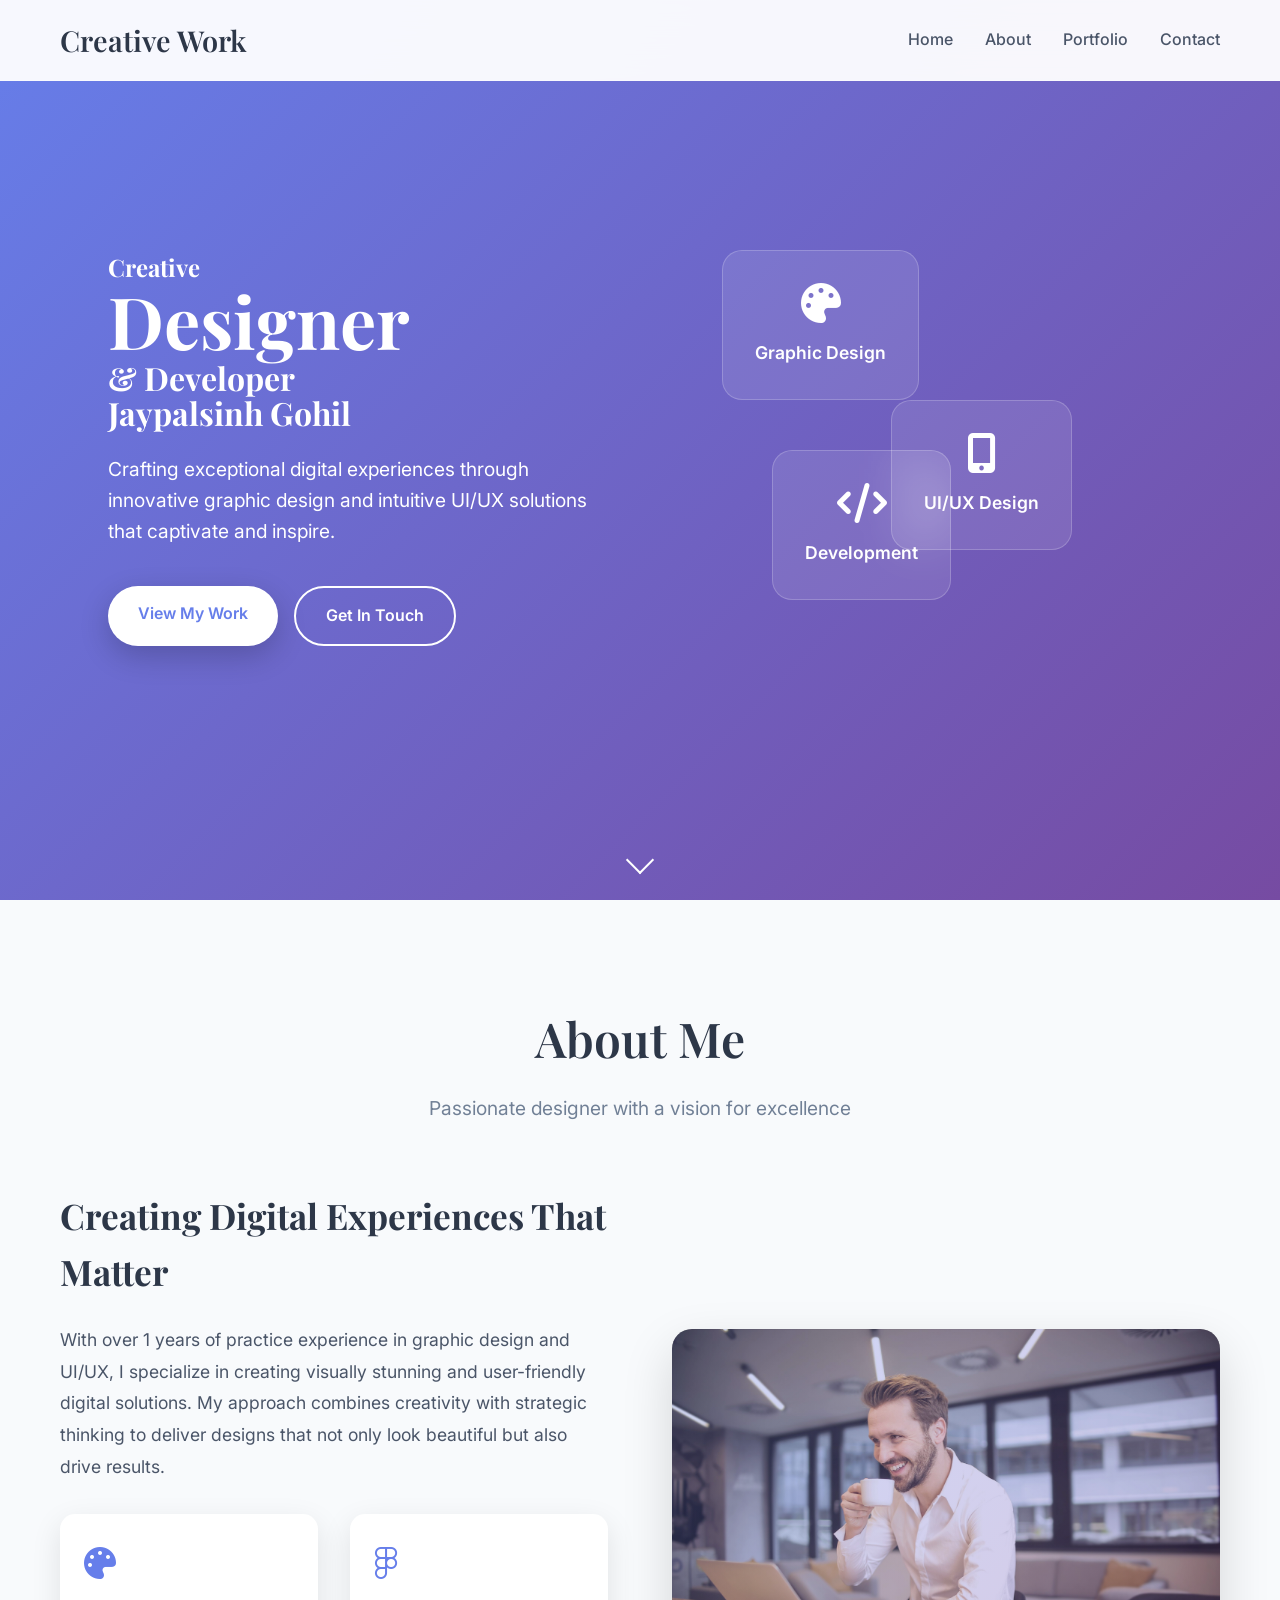
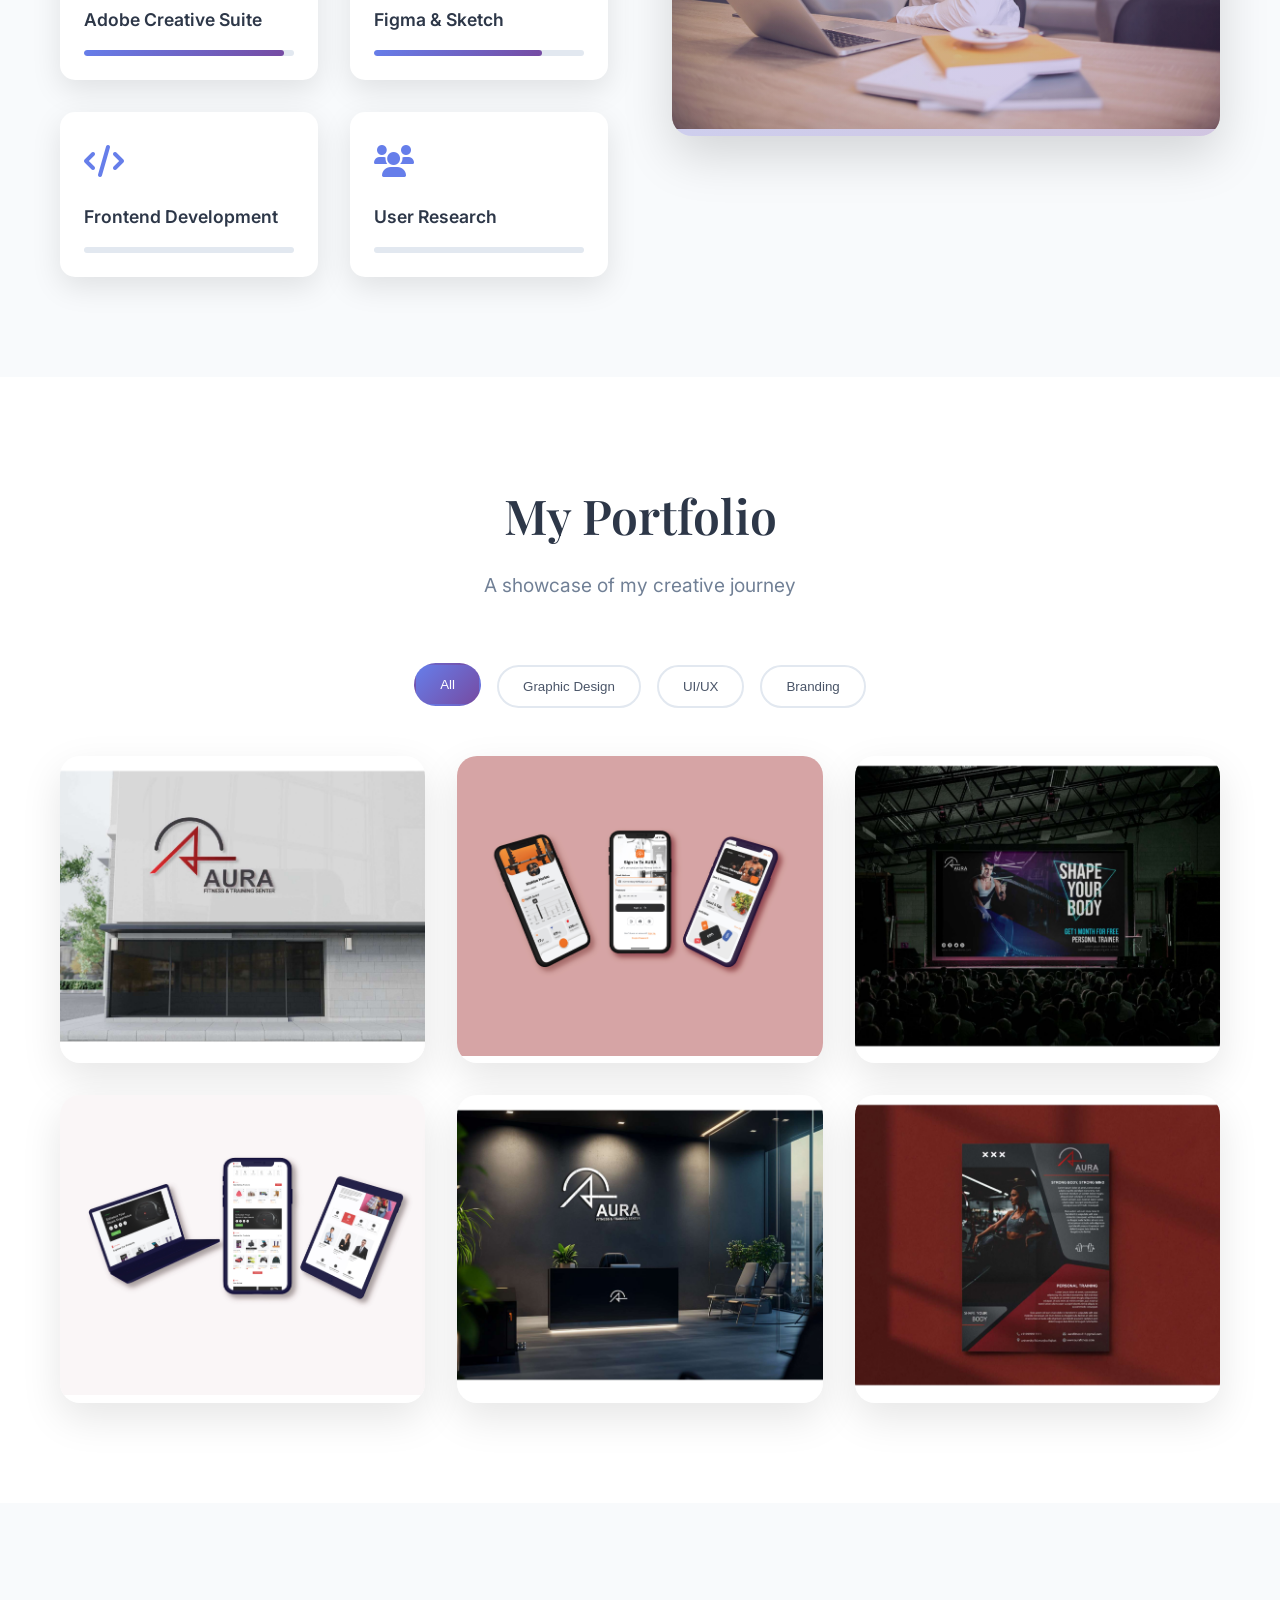
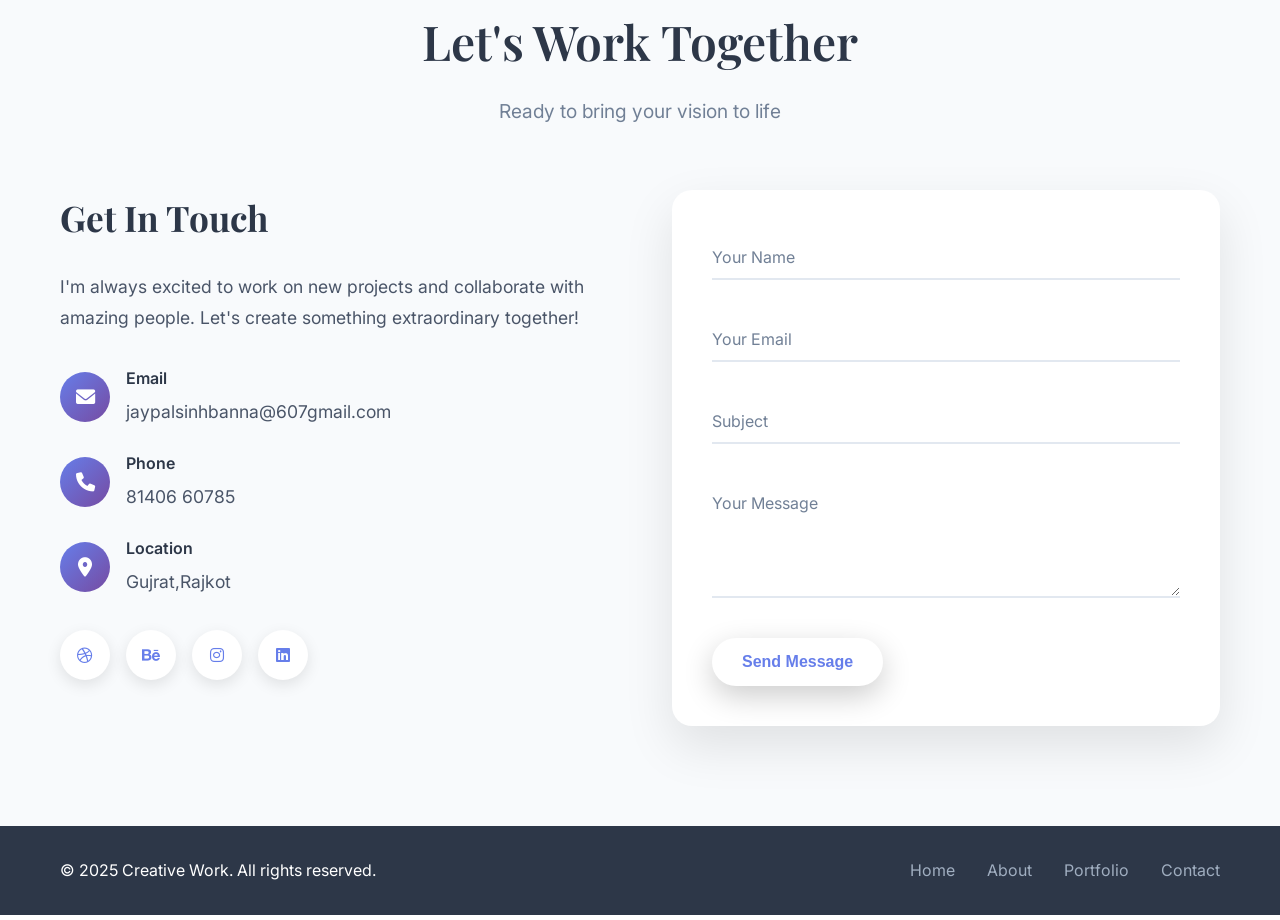
<file: index.html>
<!DOCTYPE html>
<html lang="en">
<head>
    <meta charset="UTF-8">
    <meta name="viewport" content="width=device-width, initial-scale=1.0">
    <title>Creative work</title>
    <link rel="stylesheet" href="port.css">
    <link href="https://fonts.googleapis.com/css2?family=Inter:wght@300;400;500;600;700&family=Playfair+Display:wght@400;500;600;700&display=swap" rel="stylesheet">
    <link rel="stylesheet" href="https://cdnjs.cloudflare.com/ajax/libs/font-awesome/6.0.0/css/all.min.css">
</head>
<body>
    <!-- Navigation -->
    <nav class="navbar">
        <div class="nav-container">
            <div class="nav-logo">
                <h2>Creative Work</h2>
            </div>
            <ul class="nav-menu">
                <li class="nav-item">
                    <a href="#home" class="nav-link">Home</a>
                </li>
                <li class="nav-item">
                    <a href="#about" class="nav-link">About</a>
                </li>
                <li class="nav-item">
                    <a href="#portfolio" class="nav-link">Portfolio</a>
                </li>
                <li class="nav-item">
                    <a href="#contact" class="nav-link">Contact</a>
                </li>
            </ul>
            <div class="nav-toggle">
                <span class="bar"></span>
                <span class="bar"></span>
                <span class="bar"></span>
            </div>
        </div>
    </nav>

    <!-- Hero Section -->
    <section id="home" class="hero">
        <div class="hero-background">
            <div class="gradient-overlay"></div>
        </div>
        <div class="hero-content">
            <div class="hero-text">
                <h1 class="hero-title">
                    <span class="hero-subtitle">Creative</span>
                    <span class="hero-main">Designer</span>
                    <span class="hero-accent">& Developer</span>
                    <span class="hero-accent">Jaypalsinh Gohil</span>
                </h1>
                <p class="hero-description">
                    Crafting exceptional digital experiences through innovative graphic design and intuitive UI/UX solutions that captivate and inspire.
                </p>
                <div class="hero-buttons">
                    <a href="#portfolio" class="btn btn-primary">View My Work</a>
                    <a href="#contact" class="btn btn-secondary">Get In Touch</a>
                </div>
            </div>
            <div class="hero-visual">
                <div class="floating-card card-1">
                    <i class="fas fa-palette"></i>
                    <span>Graphic Design</span>
                </div>
                <div class="floating-card card-2">
                    <i class="fas fa-mobile-alt"></i>
                    <span>UI/UX Design</span>
                </div>
                <div class="floating-card card-3">
                    <i class="fas fa-code"></i>
                    <span>Development</span>
                </div>
            </div>
        </div>
        <div class="scroll-indicator">
            <div class="scroll-arrow"></div>
        </div>
    </section>

    <!-- About Section -->
    <section id="about" class="about">
        <div class="container">
            <div class="section-header">
                <h2 class="section-title">About Me</h2>
                <p class="section-subtitle">Passionate designer with a vision for excellence</p>
            </div>
            <div class="about-content">
                <div class="about-text">
                    <h3>Creating Digital Experiences That Matter</h3>
                    <p>
                        With over 1 years of practice experience in graphic design and UI/UX, I specialize in creating 
                        visually stunning and user-friendly digital solutions. My approach combines creativity 
                        with strategic thinking to deliver designs that not only look beautiful but also 
                        drive results.
                    </p>
                    <div class="skills-grid">
                        <div class="skill-item">
                            <div class="skill-icon">
                                <i class="fas fa-palette"></i>
                            </div>
                            <h4>Adobe Creative Suite</h4>
                            <div class="skill-bar">
                                <div class="skill-progress" data-width="95%"></div>
                            </div>
                        </div>
                        <div class="skill-item">
                            <div class="skill-icon">
                                <i class="fab fa-figma"></i>
                            </div>
                            <h4>Figma & Sketch</h4>
                            <div class="skill-bar">
                                <div class="skill-progress" data-width="80%"></div>
                            </div>
                        </div>
                        <div class="skill-item">
                            <div class="skill-icon">
                                <i class="fas fa-code"></i>
                            </div>
                            <h4>Frontend Development</h4>
                            <div class="skill-bar">
                                <div class="skill-progress" data-width="40%"></div>
                            </div>
                        </div>
                        <div class="skill-item">
                            <div class="skill-icon">
                                <i class="fas fa-users"></i>
                            </div>
                            <h4>User Research</h4>
                            <div class="skill-bar">
                                <div class="skill-progress" data-width="60%"></div>
                            </div>
                        </div>
                    </div>
                </div>
                <div class="about-image">
                    <div class="image-container">
                        <img src="pexels-olly-927451.jpg" alt="Designer workspace">
                        <div class="image-overlay"></div>
                    </div>
                </div>
            </div>
        </div>
    </section>

    <!-- Portfolio Section -->
    <section id="portfolio" class="portfolio">
        <div class="container">
            <div class="section-header">
                <h2 class="section-title">My Portfolio</h2>
                <p class="section-subtitle">A showcase of my creative journey</p>
            </div>
            
            <div class="portfolio-filters">
                <button class="filter-btn active" data-filter="all">All</button>
                <button class="filter-btn" data-filter="graphic">Graphic Design</button>
                <button class="filter-btn" data-filter="uiux">UI/UX</button>
                <button class="filter-btn" data-filter="branding">Branding</button>
            </div>

            <div class="portfolio-grid">
                <div class="portfolio-item" data-category="graphic">
                    <div class="portfolio-image">
                        <img src="presentation_page-0002.jpg" alt="Brand Identity Design">
                        <div class="portfolio-overlay">
                            <div class="portfolio-content">
                                <h3>Brand Identity Design</h3>
                                <p>Complete brand identity for tech startup</p>
                                <a href="http://127.0.0.1:5500/logo.html#" class="portfolio-link">
                                    <i class="fas fa-external-link-alt"></i>
                                </a>
                            </div>
                        </div>
                    </div>
                </div>

                <div class="portfolio-item" data-category="uiux">
                    <div class="portfolio-image">
                        <img src="tres.jpg" alt="Mobile App UI">
                        <div class="portfolio-overlay">
                            <div class="portfolio-content">
                                <h3>Mobile App UI</h3>
                                <p>Fitness tracking app interface design</p>
                                <a href="https://www.figma.com/design/y2CRoiUwfB4nG68kndI7UO/aura-.ai-fitness-training?node-id=0-1&t=VSq2ti5Z7pUzYbsH-1" class="portfolio-link">
                                    <i class="fas fa-external-link-alt"></i>
                                </a>
                            </div>
                        </div>
                    </div>
                </div>

                <div class="portfolio-item" data-category="graphic">
                    <div class="portfolio-image">
                        <img src="presentation_page-0012.jpg" alt="Poster Design">
                        <div class="portfolio-overlay">
                            <div class="portfolio-content">
                                <h3>Event Poster Series</h3>
                                <p>Creative poster designs for Gym</p>
                                <a href="http://127.0.0.1:5500/logo.html#" class="portfolio-link">
                                    <i class="fas fa-external-link-alt"></i>
                                </a>
                            </div>
                        </div>
                    </div>
                </div>

                <div class="portfolio-item" data-category="uiux">
                    <div class="portfolio-image">
                        <img src="store.jpg" alt="Website Redesign">
                        <div class="portfolio-overlay">
                            <div class="portfolio-content">
                                <h3>E-commerce Redesign</h3>
                                <p>Complete UX overhaul for online store</p>
                                <a href="https://www.figma.com/design/hOG7dKMQAnmXVicQxNu6pj/e-commerce-online-store?node-id=1-3&t=Bynorlenfaxk6vml-1" class="portfolio-link">
                                    <i class="fas fa-external-link-alt"></i>
                                </a>
                            </div>
                        </div>
                    </div>
                </div>

                <div class="portfolio-item" data-category="branding">
                    <div class="portfolio-image">
                        <img src="presentation_page-0003.jpg" alt="Logo Design">
                        <div class="portfolio-overlay">
                            <div class="portfolio-content">
                                <h3>Logo Collection</h3>
                                <p>Various logo designs for different clients</p>
                                <a href="http://127.0.0.1:5500/logo.html#" class="portfolio-link">
                                    <i class="fas fa-external-link-alt"></i>
                                </a>
                            </div>
                        </div>
                    </div>
                </div>

                <div class="portfolio-item" data-category="graphic">
                    <div class="portfolio-image">
                        <img src="presentation_page-0007.jpg" alt="Magazine Layout">
                        <div class="portfolio-overlay">
                            <div class="portfolio-content">
                                <h3>Magazine Layout</h3>
                                <p>Editorial design for lifestyle magazine</p>
                                <a href="http://127.0.0.1:5500/logo.html#" class="portfolio-link">
                                    <i class="fas fa-external-link-alt"></i>
                                </a>
                            </div>
                        </div>
                    </div>
                </div>
            </div>
        </div>
    </section>

    <!-- Contact Section -->
    <section id="contact" class="contact">
        <div class="container">
            <div class="section-header">
                <h2 class="section-title">Let's Work Together</h2>
                <p class="section-subtitle">Ready to bring your vision to life</p>
            </div>
            
            <div class="contact-content">
                <div class="contact-info">
                    <h3>Get In Touch</h3>
                    <p>I'm always excited to work on new projects and collaborate with amazing people. Let's create something extraordinary together!</p>
                    
                    <div class="contact-details">
                        <div class="contact-item">
                            <div class="contact-icon">
                                <i class="fas fa-envelope"></i>
                            </div>
                            <div class="contact-text">
                                <h4>Email</h4>
                                <p>jaypalsinhbanna@607gmail.com</p>
                            </div>
                        </div>
                        
                        <div class="contact-item">
                            <div class="contact-icon">
                                <i class="fas fa-phone"></i>
                            </div>
                            <div class="contact-text">
                                <h4>Phone</h4>
                                <p>81406 60785</p>
                            </div>
                        </div>
                        
                        <div class="contact-item">
                            <div class="contact-icon">
                                <i class="fas fa-map-marker-alt"></i>
                            </div>
                            <div class="contact-text">
                                <h4>Location</h4>
                                <p>Gujrat,Rajkot</p>
                            </div>
                        </div>
                    </div>
                    
                    <div class="social-links">
                        <a href="#" class="social-link">
                            <i class="fab fa-dribbble"></i>
                        </a>
                        <a href="#" class="social-link">
                            <i class="fab fa-behance"></i>
                        </a>
                        <a href="#" class="social-link">
                            <i class="fab fa-instagram"></i>
                        </a>
                        <a href="#" class="social-link">
                            <i class="fab fa-linkedin"></i>
                        </a>
                    </div>
                </div>
                
                <div class="contact-form">
                    <form>
                        <div class="form-group">
                            <input type="text" id="name" name="name" required>
                            <label for="name">Your Name</label>
                        </div>
                        
                        <div class="form-group">
                            <input type="email" id="email" name="email" required>
                            <label for="email">Your Email</label>
                        </div>
                        
                        <div class="form-group">
                            <input type="text" id="subject" name="subject" required>
                            <label for="subject">Subject</label>
                        </div>
                        
                        <div class="form-group">
                            <textarea id="message" name="message" rows="5" required></textarea>
                            <label for="message">Your Message</label>
                        </div>
                        
                        <button type="submit" class="btn btn-primary">Send Message</button>
                    </form>
                </div>
            </div>
        </div>
    </section>

    <!-- Footer -->
    <footer class="footer">
        <div class="container">
            <div class="footer-content">
                <div class="footer-text">
                    <p>&copy; 2025 Creative Work. All rights reserved.</p>
                </div>
                <div class="footer-links">
                    <a href="#home">Home</a>
                    <a href="#about">About</a>
                    <a href="#portfolio">Portfolio</a>
                    <a href="#contact">Contact</a>
                </div>
            </div>
        </div>
    </footer>

    <script src="port.js"></script>
</body>
</html>
</file>
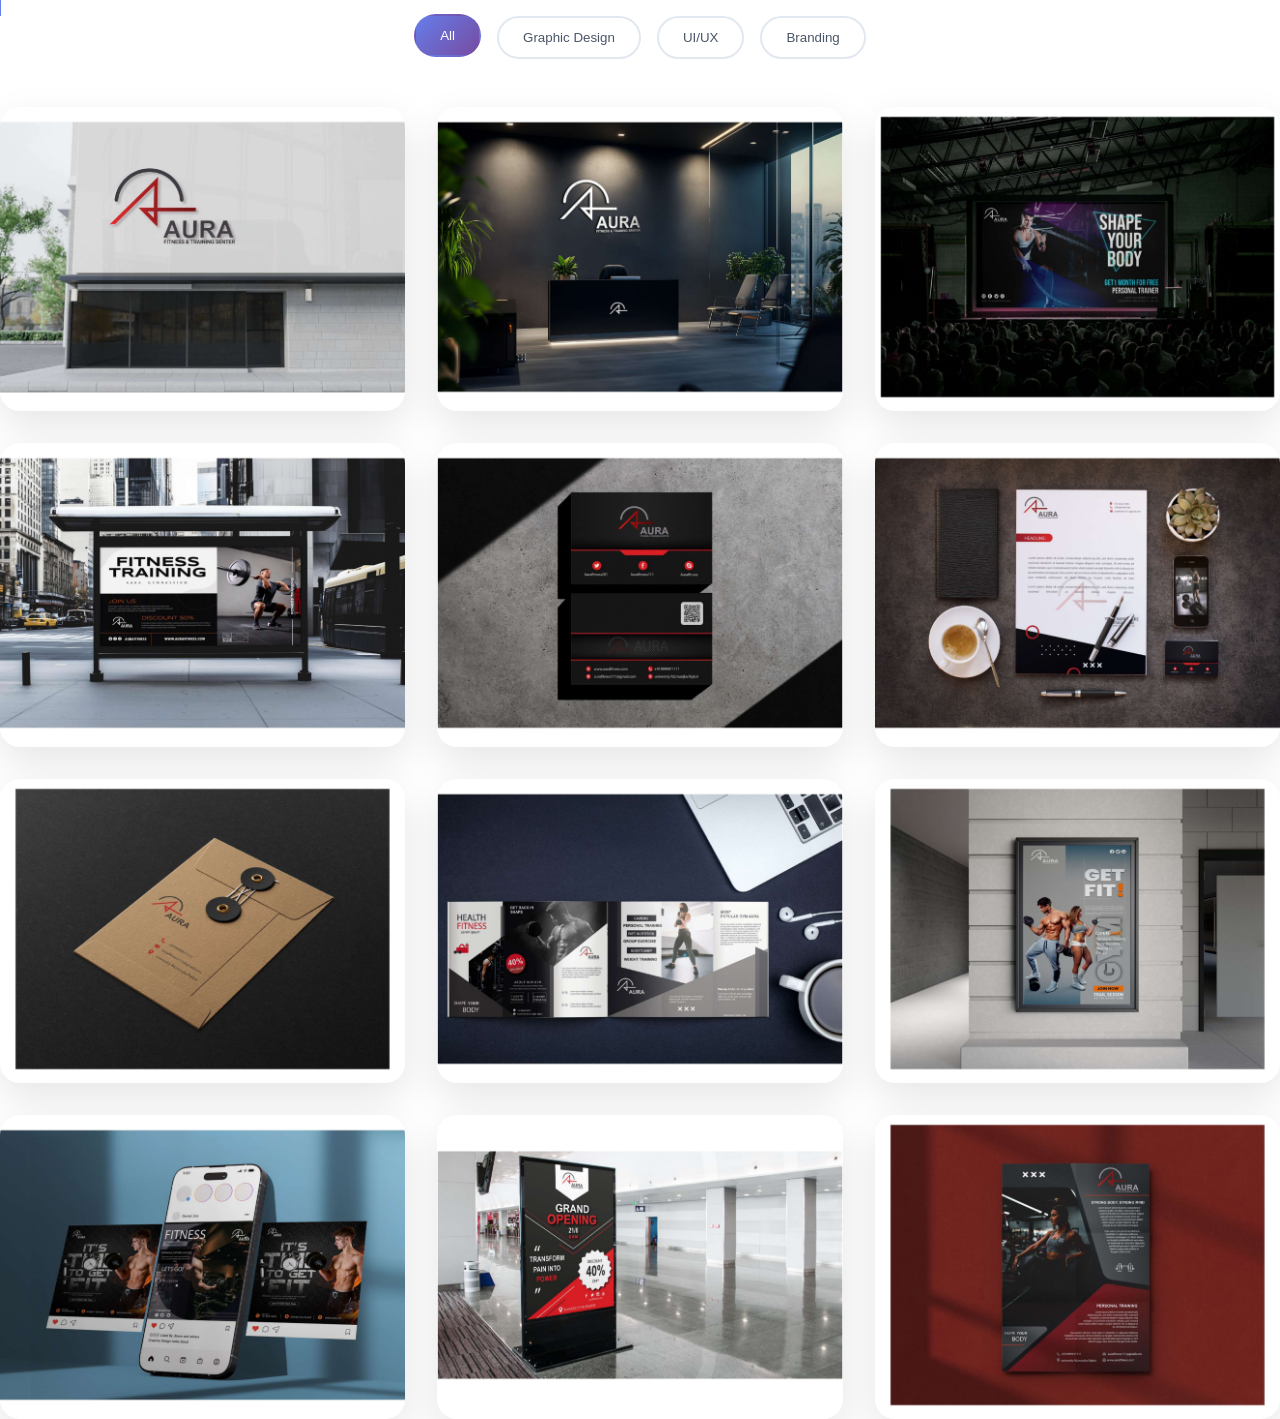
<file: logo.html>
<!DOCTYPE html>
<html lang="en">
<head>
    <meta charset="UTF-8">
    <meta name="viewport" content="width=device-width, initial-scale=1.0">
    <title>creative work</title>
    <link rel="stylesheet" href="logo.css">
    <link href="https://fonts.googleapis.com/css2?family=Inter:wght@300;400;500;600;700&family=Playfair+Display:wght@400;500;600;700&display=swap" rel="stylesheet">
    <link rel="stylesheet" href="https://cdnjs.cloudflare.com/ajax/libs/font-awesome/6.0.0/css/all.min.css">
</head>
<body>
         
                 <section id="portfolio" class="portfolio">
        <div class="container">
           <div class="line"></div>
            
            <div class="portfolio-filters">
                <button class="filter-btn active" data-filter="all">All</button>
                <button class="filter-btn" data-filter="graphic">Graphic Design</button>
                <button class="filter-btn" data-filter="uiux">UI/UX</button>
                <button class="filter-btn" data-filter="branding">Branding</button>
            </div>

            <div class="portfolio-grid">
                <div class="portfolio-item" data-category="graphic">
                    <div class="portfolio-image">
                        <img src="presentation_page-0002.jpg" alt="Brand Identity Design">
                        <div class="portfolio-overlay">
                            <div class="portfolio-content">
                                <h3>Brand Identity Design</h3>
                                <p>Complete brand identity for tech startup</p>
                                <a href="#" class="portfolio-link">
                                    <i class="fas fa-external-link-alt"></i>
                                </a>
                            </div>
                        </div>
                    </div>
                </div>

                <div class="portfolio-item" data-category="uiux">
                    <div class="portfolio-image">
                        <img src="presentation_page-0003.jpg" alt="logo design">
                        <div class="portfolio-overlay">
                            <div class="portfolio-content">
                                <h3>Logo</h3>
                                <p> Aura Fitness training logo design</p>
                                <a href="#" class="portfolio-link">
                                    <i class="fas fa-external-link-alt"></i>
                                </a>
                            </div>
                        </div>
                    </div>
                </div>

                <div class="portfolio-item" data-category="graphic">
                    <div class="portfolio-image">
                        <img src="presentation_page-0012.jpg" alt="Poster Design">
                        <div class="portfolio-overlay">
                            <div class="portfolio-content">
                                <h3>Event Poster Series</h3>
                                <p>Creative poster designs for Gym</p>
                                <a href="#" class="portfolio-link">
                                    <i class="fas fa-external-link-alt"></i>
                                </a>
                            </div>
                        </div>
                    </div>
                </div>

                <div class="portfolio-item" data-category="uiux">
                    <div class="portfolio-image">
                        <img src="presentation_page-0011.jpg" alt="poster design">
                        <div class="portfolio-overlay">
                            <div class="portfolio-content">
                                <h3>Event Poster Series</h3>
                                <p>Creative poster designs for Gym</p>
                                <a href="#" class="portfolio-link">
                                    <i class="fas fa-external-link-alt"></i>
                                </a>
                            </div>
                        </div>
                    </div>
                </div>

                <div class="portfolio-item" data-category="branding">
                    <div class="portfolio-image">
                        <img src="presentation_page-0004.jpg" alt="card Design">
                        <div class="portfolio-overlay">
                            <div class="portfolio-content">
                                <h3>Business Card</h3>
                                <p>Various card designs for different clients</p>
                                <a href="#" class="portfolio-link">
                                    <i class="fas fa-external-link-alt"></i>
                                </a>
                            </div>
                        </div>
                    </div>
                </div>

                 <div class="portfolio-item" data-category="branding">
                    <div class="portfolio-image">
                        <img src="presentation_page-0005.jpg" alt="Logo Design">
                        <div class="portfolio-overlay">
                            <div class="portfolio-content">
                                <h3>Letterhead Collaction</h3>
                                <p>Various Letterhead designs for different clients</p>
                                <a href="#" class="portfolio-link">
                                    <i class="fas fa-external-link-alt"></i>
                                </a>
                            </div>
                        </div>
                    </div>
                </div>

                 <div class="portfolio-item" data-category="branding">
                    <div class="portfolio-image">
                        <img src="presentation_page-0006.jpg" alt="Logo Design">
                        <div class="portfolio-overlay">
                            <div class="portfolio-content">
                                <h3>Envelope Collaction</h3>
                                <p>Various Envelope designs for different clients</p>
                                <a href="#" class="portfolio-link">
                                    <i class="fas fa-external-link-alt"></i>
                                </a>
                            </div>
                        </div>
                    </div>
                </div>

                 <div class="portfolio-item" data-category="branding">
                    <div class="portfolio-image">
                        <img src="presentation_page-0009.jpg" alt="Logo Design">
                        <div class="portfolio-overlay">
                            <div class="portfolio-content">
                                <h3>Brochure Collection</h3>
                                <p>Various Brochure designs for different clients</p>
                                <a href="#" class="portfolio-link">
                                    <i class="fas fa-external-link-alt"></i>
                                </a>
                            </div>
                        </div>
                    </div>
                </div>

                 <div class="portfolio-item" data-category="branding">
                    <div class="portfolio-image">
                        <img src="presentation_page-0008.jpg" alt="Logo Design">
                        <div class="portfolio-overlay">
                            <div class="portfolio-content">
                                <h3>Flyer Collection</h3>
                                <p>Various Flyer designs for different clients</p>
                                <a href="#" class="portfolio-link">
                                    <i class="fas fa-external-link-alt"></i>
                                </a>
                            </div>
                        </div>
                    </div>
                </div>

                 <div class="portfolio-item" data-category="branding">
                    <div class="portfolio-image">
                        <img src="presentation_page-0010.jpg" alt="Logo Design">
                        <div class="portfolio-overlay">
                            <div class="portfolio-content">
                                <h3>Social Media Post</h3>
                                <p>Various Media post designs for different clients</p>
                                <a href="#" class="portfolio-link">
                                    <i class="fas fa-external-link-alt"></i>
                                </a>
                            </div>
                        </div>
                    </div>
                </div>

                 <div class="portfolio-item" data-category="branding">
                    <div class="portfolio-image">
                        <img src="presentation_page-0013.jpg" alt="Logo Design">
                        <div class="portfolio-overlay">
                            <div class="portfolio-content">
                                <h3>Poster Collection</h3>
                                <p>Various openig poster designs for different clients</p>
                                <a href="#" class="portfolio-link">
                                    <i class="fas fa-external-link-alt"></i>
                                </a>
                            </div>
                        </div>
                    </div>
                </div>

                <div class="portfolio-item" data-category="graphic">
                    <div class="portfolio-image">
                        <img src="presentation_page-0007.jpg" alt="Magazine Layout">
                        <div class="portfolio-overlay">
                            <div class="portfolio-content">
                                <h3>Magazine Layout</h3>
                                <p>Editorial design for lifestyle magazine</p>
                                <a href="#" class="portfolio-link">
                                    <i class="fas fa-external-link-alt"></i>
                                </a>
                            </div>
                        </div>
                    </div>
                </div>
            </div>
        </div>
    </section>

</body>
</html>
</file>
<file: port.css>
* {
    margin: 0;
    padding: 0;
    box-sizing: border-box;
}

html {
    scroll-behavior: smooth;
}

body {
    font-family: 'Inter', sans-serif;
    line-height: 1.6;
    color: #333;
    overflow-x: hidden;
}

.container {
    max-width: 1200px;
    margin: 0 auto;
    padding: 0 20px;
}

/* Navigation */
.navbar {
    position: fixed;
    top: 0;
    width: 100%;
    background: rgba(255, 255, 255, 0.95);
    backdrop-filter: blur(20px);
    border-bottom: 1px solid rgba(255, 255, 255, 0.2);
    z-index: 1000;
    transition: all 0.3s ease;
}

.nav-container {
    max-width: 1200px;
    margin: 0 auto;
    padding: 0 20px;
    display: flex;
    justify-content: space-between;
    align-items: center;
    height: 80px;
}

.nav-logo h2 {
    font-family: 'Playfair Display', serif;
    font-weight: 600;
    color: #2d3748;
    font-size: 1.8rem;
}

.nav-menu {
    display: flex;
    list-style: none;
    gap: 2rem;
}

.nav-link {
    text-decoration: none;
    color: #4a5568;
    font-weight: 500;
    transition: all 0.3s ease;
    position: relative;
}

.nav-link:hover {
    color: #667eea;
}

.nav-link::after {
    content: '';
    position: absolute;
    bottom: -5px;
    left: 0;
    width: 0;
    height: 2px;
    background: linear-gradient(135deg, #667eea 0%, #764ba2 100%);
    transition: width 0.3s ease;
}

.nav-link:hover::after {
    width: 100%;
}

.nav-toggle {
    display: none;
    flex-direction: column;
    cursor: pointer;
}

.bar {
    width: 25px;
    height: 3px;
    background: #333;
    margin: 3px 0;
    transition: 0.3s;
}

/* Hero Section */
.hero {
    min-height: 100vh;
    display: flex;
    align-items: center;
    position: relative;
    overflow: hidden;
    background: linear-gradient(135deg, #667eea 0%, #764ba2 100%);
}

.hero-background {
    position: absolute;
    top: 0;
    left: 0;
    width: 100%;
    height: 100%;
    background: url('https://images.pexels.com/photos/3184291/pexels-photo-3184291.jpeg?auto=compress&cs=tinysrgb&w=1600') center/cover;
}

.gradient-overlay {
    position: absolute;
    top: 0;
    left: 0;
    width: 100%;
    height: 100%;
    background: linear-gradient(135deg, rgba(102, 126, 234, 0.9) 0%, rgba(118, 75, 162, 0.9) 100%);
}

.hero-content {
    max-width: 1200px;
    margin: 0 auto;
    padding: 0 20px;
    display: grid;
    grid-template-columns: 1fr 1fr;
    gap: 4rem;
    align-items: center;
    position: relative;
    z-index: 2;
}

.hero-text {
    color: white;
}

.hero-title {
    font-family: 'Playfair Display', serif;
    font-size: 4rem;
    font-weight: 700;
    line-height: 1.1;
    margin-bottom: 1.5rem;
    display: flex;
    flex-direction: column;
}

.hero-subtitle {
    font-size: 1.5rem;
    opacity: 0.8;
    animation: slideInLeft 1s ease 0.2s both;
}

.hero-main {
    font-size: 4.5rem;
    animation: slideInLeft 1s ease 0.4s both;
}

.hero-accent {
    font-size: 2rem;
    opacity: 0.9;
    animation: slideInLeft 1s ease 0.6s both;
}

.hero-description {
    font-size: 1.2rem;
    opacity: 0.9;
    margin-bottom: 2.5rem;
    max-width: 500px;
    animation: slideInLeft 1s ease 0.8s both;
}

.hero-buttons {
    display: flex;
    gap: 1rem;
    animation: slideInLeft 1s ease 1s both;
}

.btn {
    padding: 15px 30px;
    border: none;
    border-radius: 50px;
    font-weight: 600;
    text-decoration: none;
    transition: all 0.3s ease;
    cursor: pointer;
    display: inline-block;
    font-size: 1rem;
}

.btn-primary {
    background: white;
    color: #667eea;
    box-shadow: 0 10px 30px rgba(0, 0, 0, 0.2);
}

.btn-primary:hover {
    transform: translateY(-3px);
    box-shadow: 0 15px 40px rgba(0, 0, 0, 0.3);
}

.btn-secondary {
    background: transparent;
    color: white;
    border: 2px solid white;
}

.btn-secondary:hover {
    background: white;
    color: #667eea;
    transform: translateY(-3px);
}

.hero-visual {
    position: relative;
    height: 500px;
    animation: slideInRight 1s ease 0.5s both;
}

.floating-card {
    position: absolute;
    background: rgba(255, 255, 255, 0.1);
    backdrop-filter: blur(20px);
    border: 1px solid rgba(255, 255, 255, 0.2);
    border-radius: 20px;
    padding: 2rem;
    color: white;
    text-align: center;
    animation: float 6s ease-in-out infinite;
}

.floating-card i {
    font-size: 2.5rem;
    margin-bottom: 1rem;
    display: block;
}

.floating-card span {
    font-weight: 600;
    font-size: 1.1rem;
}

.card-1 {
    top: 50px;
    left: 50px;
    animation-delay: 0s;
}

.card-2 {
    top: 200px;
    right: 100px;
    animation-delay: 2s;
}

.card-3 {
    bottom: 100px;
    left: 100px;
    animation-delay: 4s;
}

.scroll-indicator {
    position: absolute;
    bottom: 30px;
    left: 50%;
    transform: translateX(-50%);
    z-index: 2;
}

.scroll-arrow {
    width: 20px;
    height: 20px;
    border-right: 2px solid white;
    border-bottom: 2px solid white;
    transform: rotate(45deg);
    animation: bounce 2s infinite;
}

/* Section Styles */
section {
    padding: 100px 0;
}

.section-header {
    text-align: center;
    margin-bottom: 4rem;
}

.section-title {
    font-family: 'Playfair Display', serif;
    font-size: 3rem;
    font-weight: 600;
    color: #2d3748;
    margin-bottom: 1rem;
}

.section-subtitle {
    font-size: 1.2rem;
    color: #718096;
    max-width: 600px;
    margin: 0 auto;
}

/* About Section */
.about {
    background: #f8fafc;
}

.about-content {
    display: grid;
    grid-template-columns: 1fr 1fr;
    gap: 4rem;
    align-items: center;
}

.about-text h3 {
    font-family: 'Playfair Display', serif;
    font-size: 2.2rem;
    color: #2d3748;
    margin-bottom: 1.5rem;
}

.about-text p {
    font-size: 1.1rem;
    color: #4a5568;
    margin-bottom: 2rem;
    line-height: 1.8;
}

.skills-grid {
    display: grid;
    grid-template-columns: 1fr 1fr;
    gap: 2rem;
}

.skill-item {
    background: white;
    padding: 1.5rem;
    border-radius: 15px;
    box-shadow: 0 10px 30px rgba(0, 0, 0, 0.1);
    transition: transform 0.3s ease;
}

.skill-item:hover {
    transform: translateY(-5px);
}

.skill-icon {
    font-size: 2rem;
    color: #667eea;
    margin-bottom: 1rem;
}

.skill-item h4 {
    font-size: 1.1rem;
    font-weight: 600;
    color: #2d3748;
    margin-bottom: 1rem;
}

.skill-bar {
    height: 6px;
    background: #e2e8f0;
    border-radius: 3px;
    overflow: hidden;
}

.skill-progress {
    height: 100%;
    background: linear-gradient(135deg, #667eea 0%, #764ba2 100%);
    border-radius: 3px;
    animation: fillBar 2s ease forwards;
}

.image-container {
    position: relative;
    border-radius: 20px;
    overflow: hidden;
    box-shadow: 0 20px 50px rgba(0, 0, 0, 0.15);
}

.image-container img {
    width: 100%;
    height: 400px;
    object-fit: cover;
}

.image-overlay {
    position: absolute;
    top: 0;
    left: 0;
    width: 100%;
    height: 100%;
    background: linear-gradient(135deg, rgba(102, 126, 234, 0.3) 0%, rgba(118, 75, 162, 0.3) 100%);
}

/* Portfolio Section */
.portfolio-filters {
    display: flex;
    justify-content: center;
    gap: 1rem;
    margin-bottom: 3rem;
}

.filter-btn {
    padding: 12px 24px;
    border: 2px solid #e2e8f0;
    background: white;
    color: #4a5568;
    border-radius: 50px;
    cursor: pointer;
    transition: all 0.3s ease;
    font-weight: 500;
}

.filter-btn.active,
.filter-btn:hover {
    background: linear-gradient(135deg, #667eea 0%, #764ba2 100%);
    border-color: transparent;
    color: white;
    transform: translateY(-2px);
}

.portfolio-grid {
    display: grid;
    grid-template-columns: repeat(auto-fit, minmax(350px, 1fr));
    gap: 2rem;
}

.portfolio-item {
    border-radius: 20px;
    overflow: hidden;
    box-shadow: 0 15px 40px rgba(0, 0, 0, 0.1);
    transition: all 0.3s ease;
}

.portfolio-item:hover {
    transform: translateY(-10px);
    box-shadow: 0 25px 60px rgba(0, 0, 0, 0.15);
}

.portfolio-image {
    position: relative;
    overflow: hidden;
}

.portfolio-image img {
    width: 100%;
    height: 300px;
    object-fit: cover;
    transition: transform 0.3s ease;
}

.portfolio-item:hover .portfolio-image img {
    transform: scale(1.1);
}

.portfolio-overlay {
    position: absolute;
    top: 0;
    left: 0;
    width: 100%;
    height: 100%;
    background: linear-gradient(135deg, rgba(102, 126, 234, 0.9) 0%, rgba(118, 75, 162, 0.9) 100%);
    display: flex;
    align-items: center;
    justify-content: center;
    opacity: 0;
    transition: opacity 0.3s ease;
}

.portfolio-item:hover .portfolio-overlay {
    opacity: 1;
}

.portfolio-content {
    text-align: center;
    color: white;
    transform: translateY(20px);
    transition: transform 0.3s ease;
}

.portfolio-item:hover .portfolio-content {
    transform: translateY(0);
}

.portfolio-content h3 {
    font-size: 1.5rem;
    font-weight: 600;
    margin-bottom: 0.5rem;
}

.portfolio-content p {
    opacity: 0.9;
    margin-bottom: 1rem;
}

.portfolio-link {
    display: inline-flex;
    align-items: center;
    justify-content: center;
    width: 50px;
    height: 50px;
    background: rgba(255, 255, 255, 0.2);
    border-radius: 50%;
    color: white;
    text-decoration: none;
    transition: all 0.3s ease;
}

.portfolio-link:hover {
    background: white;
    color: #667eea;
    transform: scale(1.1);
}

/* Contact Section */
.contact {
    background: #f8fafc;
}

.contact-content {
    display: grid;
    grid-template-columns: 1fr 1fr;
    gap: 4rem;
    align-items: start;
}

.contact-info h3 {
    font-family: 'Playfair Display', serif;
    font-size: 2.2rem;
    color: #2d3748;
    margin-bottom: 1.5rem;
}

.contact-info p {
    font-size: 1.1rem;
    color: #4a5568;
    margin-bottom: 2rem;
    line-height: 1.8;
}

.contact-details {
    margin-bottom: 2rem;
}

.contact-item {
    display: flex;
    align-items: center;
    gap: 1rem;
    margin-bottom: 1.5rem;
}

.contact-icon {
    width: 50px;
    height: 50px;
    background: linear-gradient(135deg, #667eea 0%, #764ba2 100%);
    border-radius: 50%;
    display: flex;
    align-items: center;
    justify-content: center;
    color: white;
    font-size: 1.2rem;
}

.contact-text h4 {
    font-weight: 600;
    color: #2d3748;
    margin-bottom: 0.25rem;
}

.contact-text p {
    color: #4a5568;
    margin: 0;
}

.social-links {
    display: flex;
    gap: 1rem;
}

.social-link {
    width: 50px;
    height: 50px;
    background: white;
    border-radius: 50%;
    display: flex;
    align-items: center;
    justify-content: center;
    color: #667eea;
    text-decoration: none;
    box-shadow: 0 5px 15px rgba(0, 0, 0, 0.1);
    transition: all 0.3s ease;
}

.social-link:hover {
    background: linear-gradient(135deg, #667eea 0%, #764ba2 100%);
    color: white;
    transform: translateY(-3px);
    box-shadow: 0 10px 25px rgba(0, 0, 0, 0.15);
}

.contact-form {
    background: white;
    padding: 2.5rem;
    border-radius: 20px;
    box-shadow: 0 20px 50px rgba(0, 0, 0, 0.1);
}

.form-group {
    position: relative;
    margin-bottom: 2rem;
}

.form-group input,
.form-group textarea {
    width: 100%;
    padding: 15px 0;
    border: none;
    border-bottom: 2px solid #e2e8f0;
    background: transparent;
    font-size: 1rem;
    color: #2d3748;
    transition: border-color 0.3s ease;
}

.form-group input:focus,
.form-group textarea:focus {
    outline: none;
    border-bottom-color: #667eea;
}

.form-group label {
    position: absolute;
    top: 15px;
    left: 0;
    color: #718096;
    transition: all 0.3s ease;
    pointer-events: none;
}

.form-group input:focus + label,
.form-group input:valid + label,
.form-group textarea:focus + label,
.form-group textarea:valid + label {
    top: -10px;
    font-size: 0.9rem;
    color: #667eea;
}

.form-group textarea {
    resize: vertical;
    min-height: 120px;
}

/* Footer */
.footer {
    background: #2d3748;
    color: white;
    padding: 2rem 0;
}

.footer-content {
    display: flex;
    justify-content: space-between;
    align-items: center;
}

.footer-links {
    display: flex;
    gap: 2rem;
}

.footer-links a {
    color: #a0aec0;
    text-decoration: none;
    transition: color 0.3s ease;
}

.footer-links a:hover {
    color: white;
}

/* Animations */
@keyframes slideInLeft {
    from {
        opacity: 0;
        transform: translateX(-50px);
    }
    to {
        opacity: 1;
        transform: translateX(0);
    }
}

@keyframes slideInRight {
    from {
        opacity: 0;
        transform: translateX(50px);
    }
    to {
        opacity: 1;
        transform: translateX(0);
    }
}

@keyframes float {
    0%, 100% {
        transform: translateY(0px);
    }
    50% {
        transform: translateY(-20px);
    }
}

@keyframes bounce {
    0%, 20%, 50%, 80%, 100% {
        transform: translateX(-50%) translateY(0);
    }
    40% {
        transform: translateX(-50%) translateY(-10px);
    }
    60% {
        transform: translateX(-50%) translateY(-5px);
    }
}

@keyframes fillBar {
    from {
        width: 0;
    }
    to {
        width: var(--width, 0);
    }
}

/* Responsive Design */
@media (max-width: 768px) {
    .nav-menu {
        position: fixed;
        left: -100%;
        top: 80px;
        flex-direction: column;
        background: white;
        width: 100%;
        text-align: center;
        transition: 0.3s;
        box-shadow: 0 10px 27px rgba(0, 0, 0, 0.05);
        padding: 2rem 0;
    }

    .nav-menu.active {
        left: 0;
    }

    .nav-toggle {
        display: flex;
    }

    .hero-content {
        grid-template-columns: 1fr;
        text-align: center;
        gap: 2rem;
    }

    .hero-title {
        font-size: 2.5rem;
    }

    .hero-main {
        font-size: 3rem;
    }

    .hero-visual {
        height: 300px;
    }

    .floating-card {
        padding: 1rem;
    }

    .section-title {
        font-size: 2.2rem;
    }

    .about-content,
    .contact-content {
        grid-template-columns: 1fr;
        gap: 2rem;
    }

    .skills-grid {
        grid-template-columns: 1fr;
    }

    .portfolio-grid {
        grid-template-columns: 1fr;
    }

    .portfolio-filters {
        flex-wrap: wrap;
    }

    .hero-buttons {
        flex-direction: column;
        align-items: center;
    }

    .footer-content {
        flex-direction: column;
        gap: 1rem;
        text-align: center;
    }

    .footer-links {
        flex-wrap: wrap;
        justify-content: center;
    }
}

@media (max-width: 480px) {
    .container {
        padding: 0 15px;
    }

    .hero-title {
        font-size: 2rem;
    }

    .hero-main {
        font-size: 2.5rem;
    }

    .section-title {
        font-size: 1.8rem;
    }

    .contact-form {
        padding: 1.5rem;
    }

    .btn {
        padding: 12px 24px;
        font-size: 0.9rem;
    }
}
</file>
<file: logo.css>
/* Portfolio Section */
* {
    margin: 0;
    padding: 0;
    box-sizing: border-box;
}

.line {
    height: 16px;
    width: 1px;
    background-color: #667eea;
}

.portfolio-filters {
    display: flex;
    justify-content: center;
    gap: 1rem;
    margin-bottom: 3rem;
}

.filter-btn {
    padding: 12px 24px;
    border: 2px solid #e2e8f0;
    background: white;
    color: #4a5568;
    border-radius: 50px;
    cursor: pointer;
    transition: all 0.3s ease;
    font-weight: 500;
}

.filter-btn.active,
.filter-btn:hover {
    background: linear-gradient(135deg, #667eea 0%, #764ba2 100%);
    border-color: transparent;
    color: white;
    transform: translateY(-2px);
}

.portfolio-grid {
    display: grid;
    grid-template-columns: repeat(auto-fit, minmax(350px, 1fr));
    gap: 2rem;
}

.portfolio-item {
    border-radius: 20px;
    overflow: hidden;
    box-shadow: 0 15px 40px rgba(0, 0, 0, 0.1);
    transition: all 0.3s ease;
}

.portfolio-item:hover {
    transform: translateY(-10px);
    box-shadow: 0 25px 60px rgba(0, 0, 0, 0.15);
}

.portfolio-image {
    position: relative;
    overflow: hidden;
}

.portfolio-image img {
    width: 100%;
    height: 300px;
    object-fit: cover;
    transition: transform 0.3s ease;
}

.portfolio-item:hover .portfolio-image img {
    transform: scale(1.1);
}

.portfolio-overlay {
    position: absolute;
    top: 0;
    left: 0;
    width: 100%;
    height: 100%;
    background: linear-gradient(135deg, rgba(102, 126, 234, 0.9) 0%, rgba(118, 75, 162, 0.9) 100%);
    display: flex;
    align-items: center;
    justify-content: center;
    opacity: 0;
    transition: opacity 0.3s ease;
}

.portfolio-item:hover .portfolio-overlay {
    opacity: 1;
}

.portfolio-content {
    text-align: center;
    color: white;
    transform: translateY(20px);
    transition: transform 0.3s ease;
}

.portfolio-item:hover .portfolio-content {
    transform: translateY(0);
}

.portfolio-content h3 {
    font-size: 1.5rem;
    font-weight: 600;
    margin-bottom: 0.5rem;
}

.portfolio-content p {
    opacity: 0.9;
    margin-bottom: 1rem;
}

.portfolio-link {
    display: inline-flex;
    align-items: center;
    justify-content: center;
    width: 50px;
    height: 50px;
    background: rgba(255, 255, 255, 0.2);
    border-radius: 50%;
    color: white;
    text-decoration: none;
    transition: all 0.3s ease;
}

.portfolio-link:hover {
    background: white;
    color: #667eea;
    transform: scale(1.1);
}
</file>
